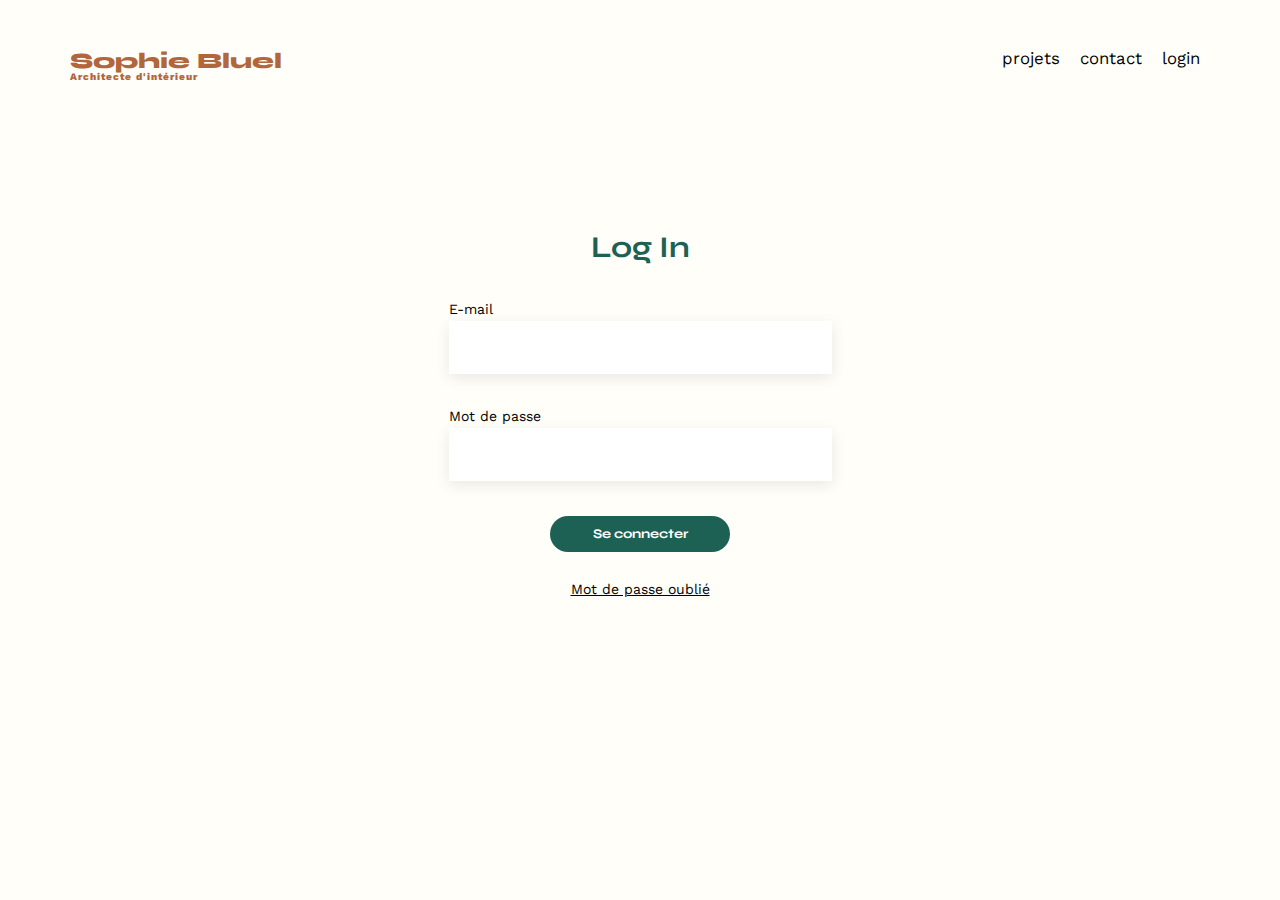
<file: login.html>
<!DOCTYPE html>
<html lang="fr">

<head>
    <meta charset="UTF-8">
    <title>Sophie Bluel - Architecte d'intérieur</title>
    <meta name="viewport" content="width=device-width, initial-scale=1.0">
    <link rel="preconnect" href="https://fonts.googleapis.com">
    <link rel="preconnect" href="https://fonts.gstatic.com" crossorigin>
    <link href="https://fonts.googleapis.com/css2?family=Syne:wght@700;800&family=Work+Sans&display=swap"
        rel="stylesheet">
    <meta name="description" content="">
    <link rel="stylesheet" href="./assets/style.css">
    <!-- Add favicon to prevent 404 error -->
    <link rel="icon" href="data:,">
    <link rel="icon" type="image/x-icon" href="./assets/favicon.ico">
</head>

<body>
    <header>
        <h1>Sophie Bluel <span>Architecte d'intérieur</span></h1>
        <nav>
            <ul>
                <li><a href="index.html">projets</a></li>
                <li><a href="#contact">contact</a></li>
                <li><a href="login.html">login</a></li>
            </ul>
        </nav>
    </header>
    <main>
        <section id="login" class="login">
            <h2>Log In</h2>
            <!-- Make sure ALL form elements are inside the <form> tags -->
            <form id="loginForm" class="loginForm">
                <div class="loginInput">
                    <label for="email">E-mail</label>
                    <input type="email" id="email" name="email" autocomplete="email" required>
                </div>
                <div class="loginInput">
                    <label for="pass">Mot de passe</label>
                    <input type="password" id="pass" name="password" autocomplete="current-password" required>
                </div>
                <input type="submit" value="Se connecter">

                <!-- Link should be outside the form -->
            </form>

            <!-- Forgot password link outside form -->
            <a href="#" class="forgot-password">Mot de passe oublié</a>
        </section>
    </main>

    <!-- Load scripts in correct order -->
    <script src="config.js"></script>
    <script src="login.js"></script>
</body>

</html>
</file>
<file: assets/style.css>
/* http://meyerweb.com/eric/tools/css/reset/
   v2.0 | 20110126
   License: none (public domain)
*/

html,
body,
div,
span,
applet,
object,
iframe,
h1,
h2,
h3,
h4,
h5,
h6,
p,
blockquote,
pre,
a,
abbr,
acronym,
address,
big,
cite,
code,
del,
dfn,
em,
img,
ins,
kbd,
q,
s,
samp,
small,
strike,
strong,
sub,
sup,
tt,
var,
b,
u,
i,
center,
dl,
dt,
dd,
ol,
ul,
li,
fieldset,
form,
label,
legend,
table,
caption,
tbody,
tfoot,
thead,
tr,
th,
td,
article,
aside,
canvas,
details,
embed,
figure,
figcaption,
footer,
header,
hgroup,
menu,
nav,
output,
ruby,
section,
summary,
time,
mark,
audio,
video,
button {
	margin: 0;
	padding: 0;
	border: 0;
	font-size: 100%;
	font: inherit;
	vertical-align: baseline;
}

/* HTML5 display-role reset for older browsers */
article,
aside,
details,
figcaption,
figure,
footer,
header,
hgroup,
menu,
nav,
section {
	display: block;
}

body {
	line-height: 1;
	background-color: #FFFEF8;
}

ol,
ul {
	list-style: none;
}

blockquote,
q {
	quotes: none;
}

blockquote:before,
blockquote:after,
q:before,
q:after {
	content: '';
	content: none;
}

table {
	border-collapse: collapse;
	border-spacing: 0;
}

/** end reset css**/
body {
	max-width: 1140px;
	margin: auto;
	font-family: 'Work Sans';
	font-size: 14px;
}

header {
	display: flex;
	justify-content: space-between;
	margin: 50px 0;
}

.editionBanner {
	height: 59px;
	width: 100%;
	display: flex;
	justify-content: center;
	background-color: #000000;
}

.editionBanner .aModalLink {
	display: flex;
	align-items: center;
	justify-content: center;
	gap: 10px;
	font-size: 16px;
	font-weight: 300;
	font-family: 'Work Sans';
	color: #FFFFFF;
}

.editionBanner .aModalLink:visited {
	color: #FFFFFF;
}

.editionBanner .aModalLink:hover {
	color: #FFFFFF;
}

section {
	margin: 50px 0;
}

h1 {
	display: flex;
	flex-direction: column;
	font-family: 'Syne';
	font-size: 22px;
	font-weight: 800;
	color: #B1663C
}

h1>span {
	font-family: 'Work Sans';
	font-size: 10px;
	letter-spacing: 0.1em;
}

h2 {
	font-family: 'Syne';
	font-weight: 700;
	font-size: 30px;
	color: #1D6154
}

nav ul {
	display: flex;
	align-items: center;
	list-style-type: none;
}

nav li {
	padding: 0 10px;
	font-size: 1.2em;
}

a {
	text-decoration: none;
	color: inherit;
}

a:visited {
	color: #000000;
}

a:hover {
	color: #B1663C;
}

#introduction {
	display: flex;
	align-items: center;
	margin-bottom: 10em;
}

#introduction figure {
	flex: 1
}

#introduction img {
	display: block;
	margin: auto;
	width: 80%;
}

#introduction article {
	flex: 1
}

#introduction h2 {
	margin-bottom: 1em;
}

#introduction p {
	margin-bottom: 1.5em;
	font-family: 'Work Sans';
	font-size: 16px;
	font-weight: 300;
}


#portfolio h2 {
	text-align: center;
	margin-bottom: 1em;
}

.modifyLink {
	display: flex;
	flex-direction: row-reverse;
	justify-content: center;
	box-sizing: border-box;
}

#portfolio .aModalLink {
	display: flex;
	gap: 10px;
	font-size: 16px;
	font-weight: 300;
	padding-top: 7px;
}

#portfolio .aModalLink:visited {
	color: #000000;
}

#portfolio .aModalLink:hover {
	color: #000000;
}

#modal {
	display: none;
}

.modal {
	position: fixed;
	display: flex;
	align-items: center;
	justify-content: center;
	top: 0;
	left: 0;
	width: 100%;
	height: 100%;
	background: #0000004D
}

.modalBox {
	box-sizing: border-box;
	width: 630px;
	max-width: calc(100vw - 20px);
	max-height: calc(100vh - 20px);
	padding: 30px 35px;
	background-color: #FFFFFF;
	display: flex;
	flex-direction: column;
	align-items: end;
	border-radius: 10px;
}

.centerModal {
	width: 100%;
	display: flex;
	flex-direction: column;
	align-items: center;
}

.modalHeader {
	width: 100%;
	display: flex;
	justify-content: end;
}

.fa-xmark {
	font-size: 23px;
	background-color: #FFFFFF;
	cursor: pointer;
}

.fa-arrow-left {
	display: flex;
	font-size: 23px;
	background-color: #FFFFFF;
	cursor: pointer;
}

.centerModal h2 {
	font-family: "Work Sans";
	color: #000000;
	font-weight: 400;
	font-size: 26px;
	padding: 12px 0px;
}

.modalGallery figure {
	position: relative;
}


.modalGallery {
	box-sizing: border-box;
	width: 100%;
	display: grid;
	grid-template-columns: 1fr 1fr 1fr 1fr 1fr;
	grid-column-gap: 10px;
	grid-row-gap: 28px;
	padding: 35px 70px;
}

.modalGallery img {
	width: 100%;
	height: 102px;
}

.btnTrash {
	position: absolute;
	right: 5px;
	top: 5px;
	cursor: pointer;
	width: 17px;
	height: 17px;
	background-color: #000000;
	display: flex;
	align-items: center;
	justify-content: center;
}

.fa-trash-can {
	color: #FFFFFF;
	font-size: 10px;
}

.borderBottomGallery {
	box-sizing: border-box;
	width: 420px;
	border-bottom: 1px solid #B3B3B3;
	padding: 15px;
	margin-bottom: 10px;
}

.photoBtnModal {
	font-family: 'Syne';
	font-weight: 700;
	color: white;
	background-color: #1D6154;
	margin: 2em auto;
	width: 237px;
	height: 36px;
	text-align: center;
	border-radius: 60px;
	cursor: pointer;
}

.photoBtnModal:hover {
	background-color: #0E2F28;
}

.photoBtnModal:active {
	transform: scale(1.05);
	transition: 50ms;
}

.validateBtnModal {
	display: flex;
	align-items: center;
	justify-content: center;
	font-family: 'Syne';
	font-weight: 700;
	color: white;
	background-color: #1D6154;
	margin: 2em auto;
	width: 237px;
	height: 36px;
	text-align: center;
	border-radius: 60px;
	cursor: pointer;
}

.validateBtnModal:hover {
	background-color: #0E2F28;
}

.validateBtnModal:active {
	transform: scale(1.05);
	transition: 50ms;
}

.formPhoto {
	display: flex;
	flex-direction: column;
}

.addPhoto {
	background-color: #E8F1F6;
	display: flex;
	justify-content: center;
	align-items: center;
	flex-direction: column;
	width: 420px;
	height: 169px;
	border-radius: 3px;
	gap: 5px;
	position: relative;
	margin: 25px 0 5px 0;
}

.fa-image {
	font-size: 76px;
	color: #B9C5CC;
}

#imgInp {
	display: none;
}

.addPhotoBtn {
	width: 173px;
	height: 36px;
	display: flex;
	justify-content: center;
	align-items: center;
	background-color: #CBD6DC;
	border-radius: 50px;
	cursor: pointer;
}

.addPhotoBtn span {
	font-size: 14px;
	color: #306685;
}

.addPhoto p {
	display: flex;
	justify-content: center;
	font-size: 10px;
	margin-top: 5px;
}

#preview {
	height: 169px;
	object-position: 50%;
	top: 0px;
	position: absolute;
	display: none;
}

.photoInfo {
	display: flex;
	flex-direction: column;
	margin: 20px 0;
	position: relative;
}

.photoInfo label {
	font-weight: 400;
	margin: 8px 0 8px 0;
}

.photoInfo input {
	border: none;
	height: 51px;
	box-shadow: 0px 4px 14px 0px #00000017;
	font-family: 'Work Sans';
	font-weight: 300;
	font-size: 14px;
	padding-left: 15px;
	margin-bottom: 15px;
}

.fa-chevron-down{
	position: absolute;
	right: 20px;
	bottom: 20px;
	font-size: 11px;
	color: #6C6C6C;
}

.photoInfo select{
	border: none;
	height: 51px;
	box-shadow: 0px 4px 14px 0px #00000017;
	padding: 0 15px 0 15px;
	appearance: none;
	font-family: 'Work Sans';
	font-weight: 300;
	font-size: 14px;
}

.filters {
	display: flex;
	justify-content: center;
	margin: 50px 0px;
	gap: 10px;
}

.filters button {
	height: 37px;
	border: 1px solid;
	border-color: #1D6154;
	border-radius: 60px;
	background-color: #FFFEF8;
	font-family: 'Syne';
	font-weight: 500;
	font-size: 16px;
	color: #1D6154;
	padding: 0px 20px;
	cursor: pointer;
	transition: 400ms ease-in-out;
}

.filters button:hover {
	background-color: #1D6154;
	color: white;
}

.filters button:active {
	transform: scale(1.05);
	transition: 50ms;
}

.gallery {
	width: 100%;
	display: grid;
	grid-template-columns: 1fr 1fr 1fr;
	grid-column-gap: 20px;
	grid-row-gap: 20px;
}

.gallery img {
	width: 100%;
	height: 500px;
}

.login {
	display: flex;
	flex-direction: column;
	align-items: center;
	padding-top: 100px;
}

.login a {
	text-decoration: underline;
	cursor: pointer;
	font-family: 'Work Sans';
}

.loginForm {
	display: flex;
	flex-direction: column;
	gap: 35px;
	align-items: center;
	padding: 40px 0px 30px;
}

.loginInput {
	display: flex;
	flex-direction: column;
	gap: 5px;
}

.loginInput input {
	width: 379px;
	height: 51px;
	border: none;
	box-shadow: 0px 4px 14px 0px #00000017;
	font-family: 'Syne';
	font-weight: 400;
	font-size: 18px;
	color: #444444;
	text-align: center;
}

.loginForm input[type="submit"] {
	height: 36px;
	margin: 0px;
	border: none;
	cursor: pointer;
}

.loginForm input[type="submit"]:hover {
	background-color: #0E2F28;
}

.loginForm input[type="submit"]:active {
	transform: scale(1.05);
	transition: 50ms;
}

#errorMessage {
	color: red;
	display: flex;
	justify-content: center;
	align-items: center;
	padding-top: 10px;
}

#contact {
	width: 50%;
	margin: auto;
}

#contact>* {
	text-align: center;
}

#contact h2 {
	margin-bottom: 20px;
}

#contact form {
	text-align: left;
	margin-top: 30px;
	display: flex;
	flex-direction: column;
}

#contact input {
	height: 50px;
	font-size: 1.2em;
	border: none;
	box-shadow: 0px 4px 14px rgba(0, 0, 0, 0.09);
}

#contact label {
	margin: 2em 0 1em 0;
}

#contact textarea {
	border: none;
	box-shadow: 0px 4px 14px rgba(0, 0, 0, 0.09);
}

input[type="submit"] {
	font-family: 'Syne';
	font-weight: 700;
	color: white;
	background-color: #1D6154;
	margin: 2em auto;
	width: 180px;
	text-align: center;
	border-radius: 60px;
}

footer nav ul {
	display: flex;
	justify-content: flex-end;
	background-color: #FFFFFF;
	height: 60px;
}

footer li {
	font-family: 'Work Sans';
	font-weight: 300;
	font-size: 14px;
}

.error-message {
    color: #d63031;
    font-size: 14px;
    margin-top: 10px;
    display: block;
    text-align: center;
}

#loginForm {
    position: relative;
}
</file>
